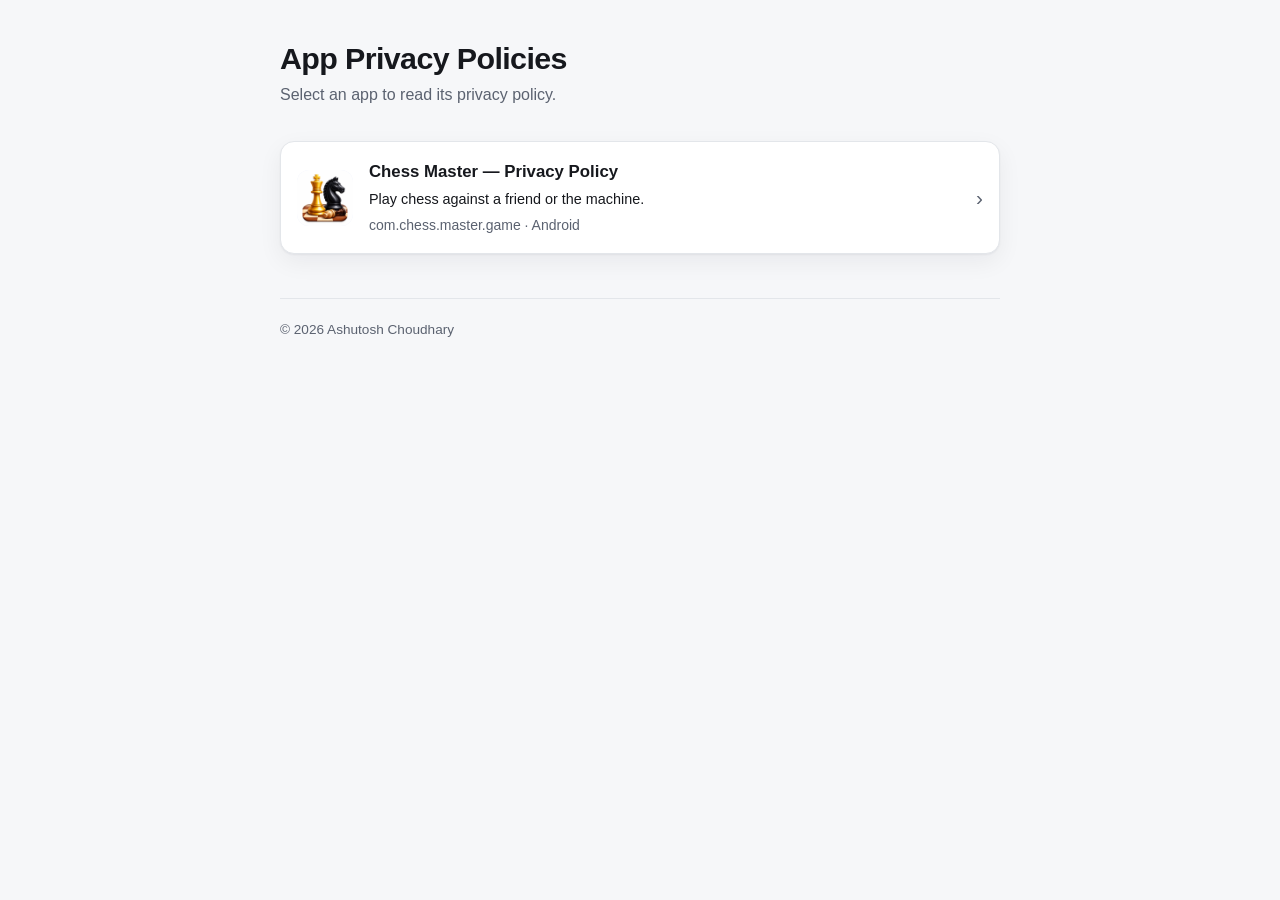
<file: index.html>
<!DOCTYPE html>
<html lang="en">
<head>
  <meta charset="utf-8">
  <meta name="viewport" content="width=device-width, initial-scale=1">
  <title>App Privacy Policies</title>
  <meta name="description" content="Privacy policies for published mobile apps.">
  <meta name="google-site-verification" content="DLozmDXuJ94w9BO_4MdvprDh0FWp9_UULiZU4dVw-ds">
  <link rel="icon" href="assets/img/chess-master.png">
  <link rel="stylesheet" href="assets/css/styles.css">
</head>
<body>
  <main class="wrap">
    <header class="site-head">
      <h1>App Privacy Policies</h1>
      <p>Select an app to read its privacy policy.</p>
    </header>

    <ul class="app-list" id="app-list"></ul>

    <footer class="site-foot" id="site-foot"></footer>
  </main>

  <script src="assets/js/apps-data.js"></script>
  <script src="assets/js/home.js"></script>
</body>
</html>
</file>
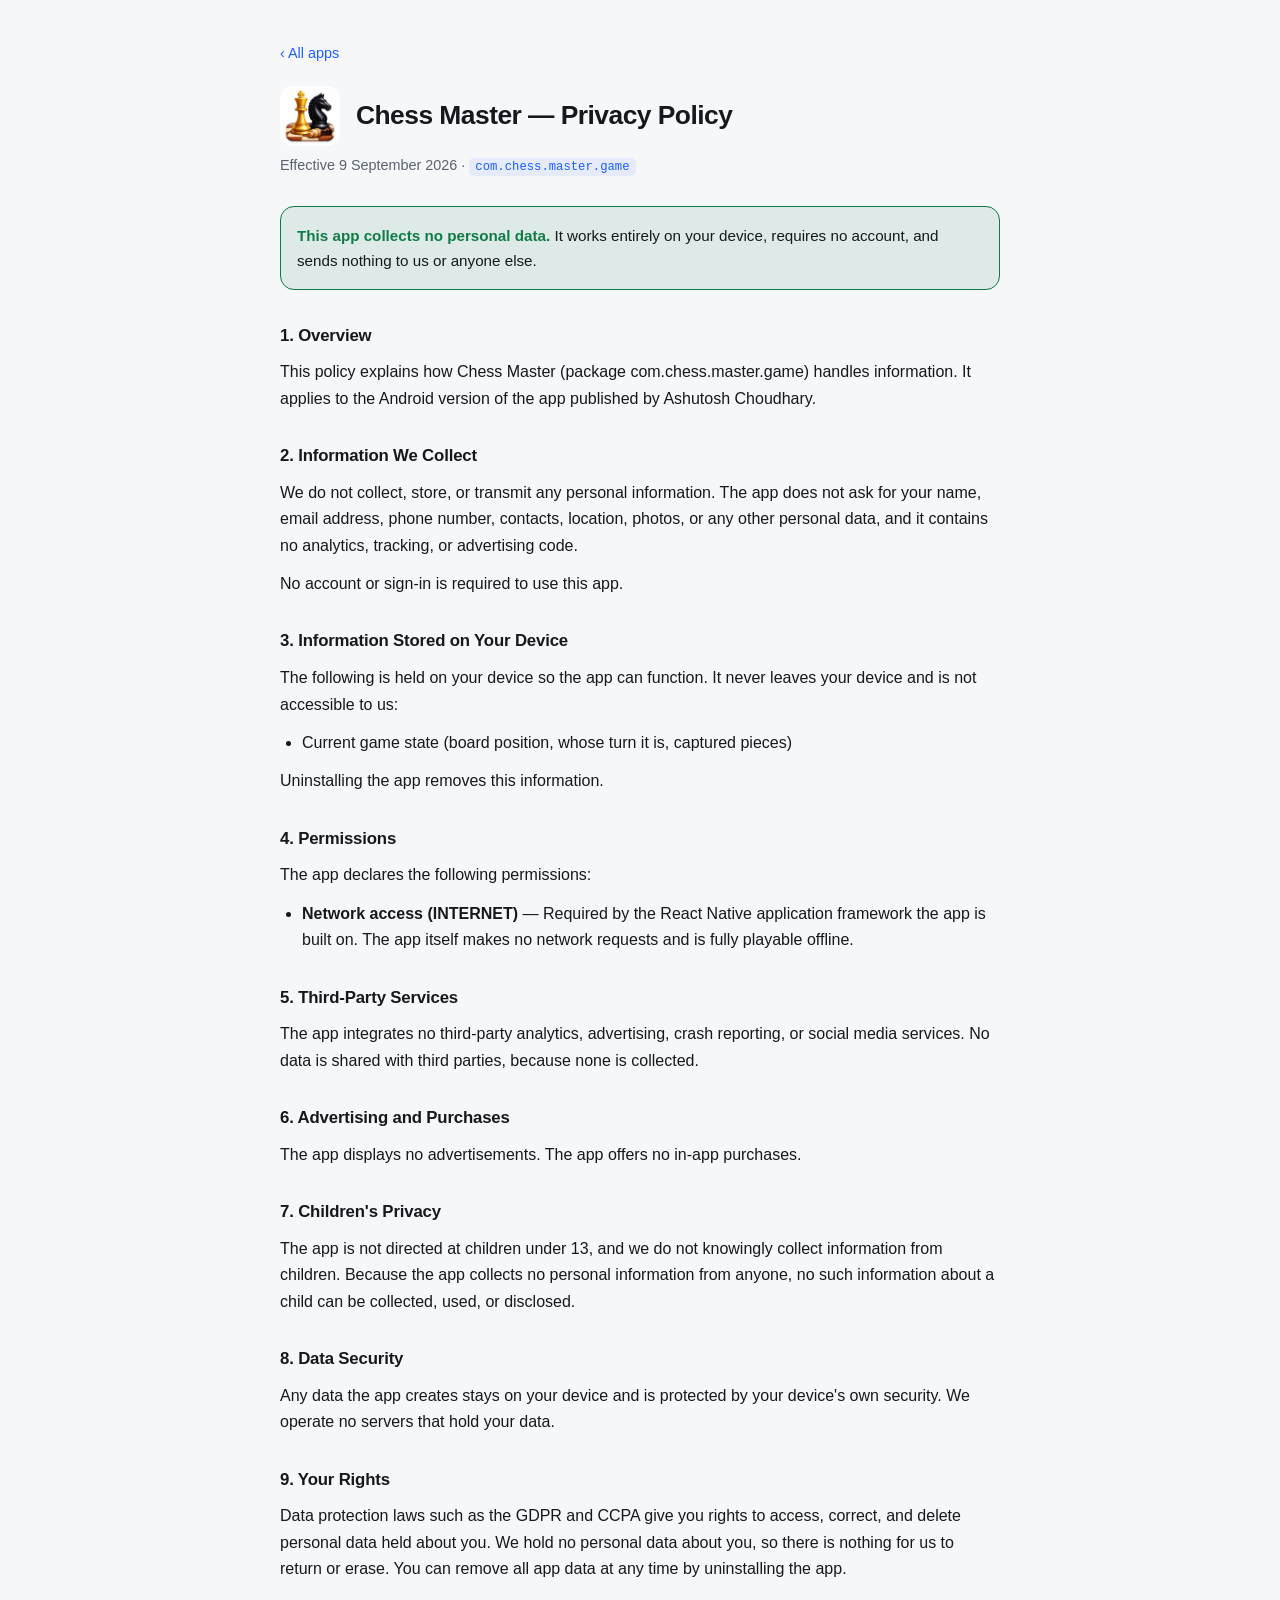
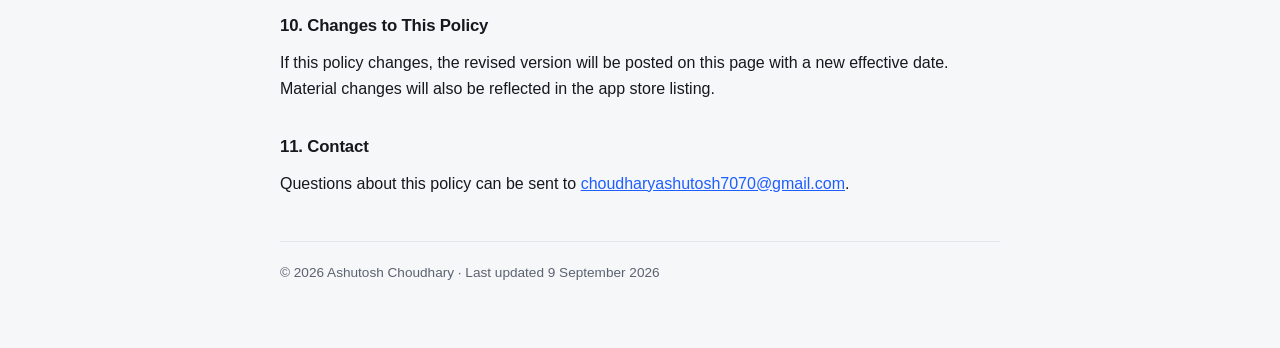
<file: chess-master/index.html>
<!DOCTYPE html>
<html lang="en">
<head>
  <meta charset="utf-8">
  <meta name="viewport" content="width=device-width, initial-scale=1">
  <title>Chess Master — Privacy Policy</title>
  <meta name="description" content="Privacy policy for Chess Master.">
  <link rel="icon" href="../assets/img/chess-master.png">
  <link rel="stylesheet" href="../assets/css/styles.css">
</head>
<body data-app="chess-master" data-root="../">
  <main class="wrap" id="root">
    <noscript>
      <div class="error-box">
        <h1>JavaScript required</h1>
        <p>This policy page is rendered in the browser. Please enable JavaScript.</p>
      </div>
    </noscript>
  </main>

  <script src="../assets/js/apps-data.js"></script>
  <script src="../assets/js/privacy.js"></script>
</body>
</html>
</file>
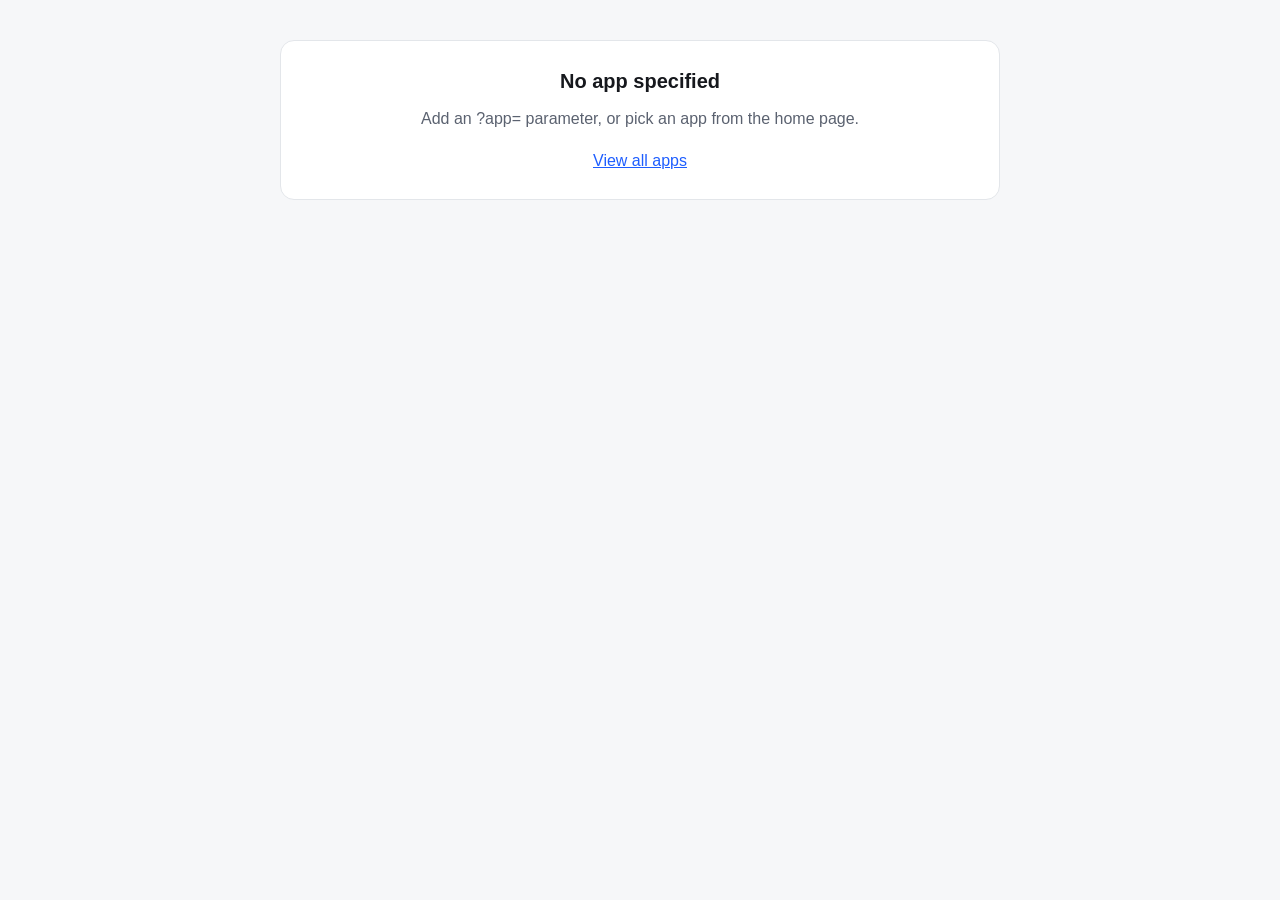
<file: privacy.html>
<!DOCTYPE html>
<html lang="en">
<head>
  <meta charset="utf-8">
  <meta name="viewport" content="width=device-width, initial-scale=1">
  <title>Privacy Policy</title>
  <meta name="description" content="Privacy policy.">
  <link rel="icon" href="assets/img/chess-master.png">
  <link rel="stylesheet" href="assets/css/styles.css">
</head>
<body>
  <main class="wrap" id="root">
    <noscript>
      <div class="error-box">
        <h1>JavaScript required</h1>
        <p>This policy page is rendered in the browser. Please enable JavaScript.</p>
      </div>
    </noscript>
  </main>

  <script src="assets/js/apps-data.js"></script>
  <script src="assets/js/privacy.js"></script>
</body>
</html>
</file>
<file: assets/css/styles.css>
:root {
  --bg: #f6f7f9;
  --surface: #ffffff;
  --border: #e3e6ea;
  --text: #16181d;
  --text-muted: #5b6270;
  --accent: #1e5eff;
  --accent-soft: rgba(30, 94, 255, 0.08);
  --good: #0f7b46;
  --good-soft: rgba(15, 123, 70, 0.1);
  --shadow: 0 1px 2px rgba(16, 24, 40, 0.05), 0 8px 24px rgba(16, 24, 40, 0.06);
  --radius: 14px;
  --maxw: 760px;
}

@media (prefers-color-scheme: dark) {
  :root {
    --bg: #0e1116;
    --surface: #161b22;
    --border: #262d38;
    --text: #e8eaed;
    --text-muted: #9aa4b2;
    --accent: #6f9bff;
    --accent-soft: rgba(111, 155, 255, 0.12);
    --good: #4ade80;
    --good-soft: rgba(74, 222, 128, 0.12);
    --shadow: 0 1px 2px rgba(0, 0, 0, 0.3), 0 8px 24px rgba(0, 0, 0, 0.35);
  }
}

* { box-sizing: border-box; }

html { -webkit-text-size-adjust: 100%; }

body {
  margin: 0;
  padding: 0;
  background: var(--bg);
  color: var(--text);
  font: 16px/1.65 -apple-system, BlinkMacSystemFont, "Segoe UI", Roboto,
    "Helvetica Neue", Arial, sans-serif;
}

.wrap {
  max-width: var(--maxw);
  margin: 0 auto;
  padding: 40px 20px 64px;
}

/* ---------- header ---------- */

.site-head { margin-bottom: 32px; }

.site-head h1 {
  margin: 0 0 6px;
  font-size: 1.9rem;
  line-height: 1.2;
  letter-spacing: -0.02em;
}

.site-head p {
  margin: 0;
  color: var(--text-muted);
}

.back-link {
  display: inline-block;
  margin-bottom: 20px;
  color: var(--accent);
  text-decoration: none;
  font-size: 0.9rem;
  font-weight: 500;
}

.back-link:hover { text-decoration: underline; }

/* ---------- app list (home) ---------- */

.app-list {
  list-style: none;
  margin: 0;
  padding: 0;
  display: grid;
  gap: 12px;
}

.app-card {
  display: flex;
  align-items: center;
  gap: 16px;
  padding: 16px;
  background: var(--surface);
  border: 1px solid var(--border);
  border-radius: var(--radius);
  box-shadow: var(--shadow);
  text-decoration: none;
  color: inherit;
  transition: border-color 0.15s ease, transform 0.15s ease;
}

.app-card:hover {
  border-color: var(--accent);
  transform: translateY(-1px);
}

.app-card:focus-visible {
  outline: 2px solid var(--accent);
  outline-offset: 2px;
}

.app-card img {
  width: 56px;
  height: 56px;
  border-radius: 12px;
  flex-shrink: 0;
  background: var(--accent-soft);
}

.app-card-body { flex: 1; min-width: 0; }

.app-card-name {
  font-weight: 600;
  font-size: 1.05rem;
  margin-bottom: 2px;
}

.app-card-tagline {
  color: var(--text);
  font-size: 0.9rem;
  margin-bottom: 3px;
}

.app-card-meta {
  color: var(--text-muted);
  font-size: 0.875rem;
  overflow-wrap: anywhere;
}

.app-card-arrow {
  color: var(--text-muted);
  font-size: 1.3rem;
  flex-shrink: 0;
}

/* ---------- policy page ---------- */

.policy-head {
  display: flex;
  align-items: center;
  gap: 16px;
  margin-bottom: 8px;
}

.policy-head img {
  width: 60px;
  height: 60px;
  border-radius: 13px;
  flex-shrink: 0;
}

.policy-head h1 {
  margin: 0;
  font-size: 1.65rem;
  letter-spacing: -0.02em;
  line-height: 1.2;
}

.policy-sub {
  color: var(--text-muted);
  font-size: 0.9rem;
  margin: 0 0 28px;
}

.policy-sub code {
  background: var(--accent-soft);
  color: var(--accent);
  padding: 2px 6px;
  border-radius: 5px;
  font-size: 0.85em;
  overflow-wrap: anywhere;
}

.callout {
  display: flex;
  gap: 12px;
  padding: 16px;
  background: var(--good-soft);
  border: 1px solid var(--good);
  border-radius: var(--radius);
  margin-bottom: 32px;
}

.callout strong { color: var(--good); }

.callout p { margin: 0; font-size: 0.95rem; }

section { margin-bottom: 30px; }

section h2 {
  font-size: 1.05rem;
  margin: 0 0 10px;
  letter-spacing: -0.01em;
}

section p { margin: 0 0 12px; }

section ul { margin: 0 0 12px; padding-left: 22px; }

section li { margin-bottom: 6px; }

section li:last-child { margin-bottom: 0; }

a { color: var(--accent); }

.perm-name { font-weight: 600; }

.site-foot {
  margin-top: 44px;
  padding-top: 20px;
  border-top: 1px solid var(--border);
  color: var(--text-muted);
  font-size: 0.85rem;
}

/* ---------- error state ---------- */

.error-box {
  padding: 24px;
  background: var(--surface);
  border: 1px solid var(--border);
  border-radius: var(--radius);
  text-align: center;
}

.error-box h1 { font-size: 1.25rem; margin: 0 0 8px; }

.error-box p { color: var(--text-muted); margin: 0 0 16px; }

@media (max-width: 480px) {
  .wrap { padding: 28px 16px 48px; }
  .site-head h1 { font-size: 1.55rem; }
  .policy-head h1 { font-size: 1.35rem; }
  .policy-head img { width: 48px; height: 48px; }
}
</file>
